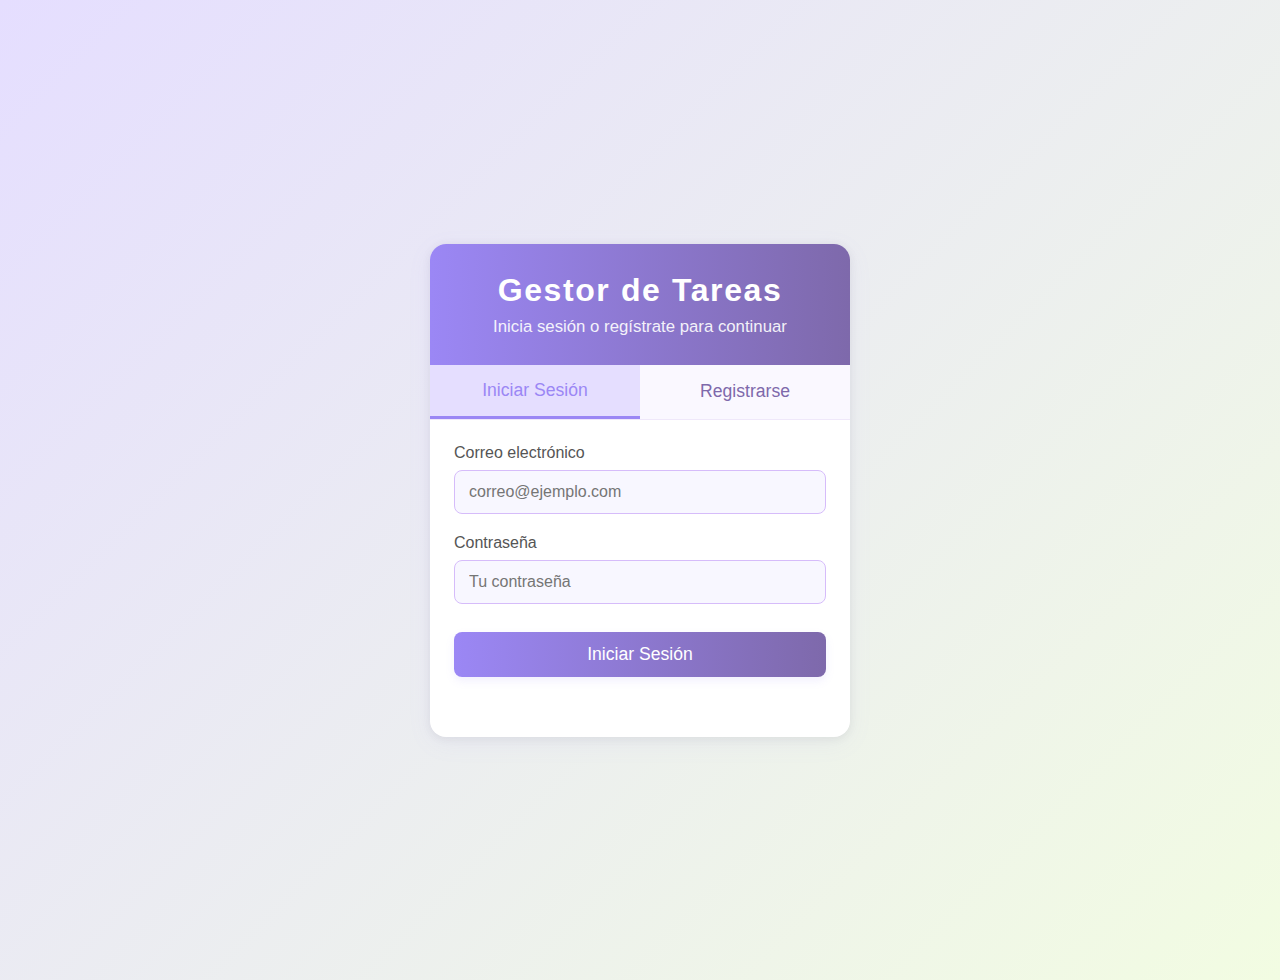
<file: index.html>
<!DOCTYPE html>
<html lang="es">
<head>
    <meta charset="UTF-8">
    <meta name="viewport" content="width=device-width, initial-scale=1.0">
    <title>Gestor de Tareas Marlon - Acceso</title>
    <link rel="stylesheet" href="auth-style.css">
</head>
<body>
    <div class="contenedor-autenticacion">
        <div class="tarjeta-autenticacion">
            <div class="cabecera-autenticacion">
                <h1>Gestor de Tareas</h1>
                <p>Inicia sesión o regístrate para continuar</p>
            </div>
            
            <div class="pestanas-autenticacion">
                <button class="pestana-autenticacion activa" id="pestana-iniciosesion" type="button">Iniciar Sesión</button>
                <button class="pestana-autenticacion" id="pestana-registro" type="button">Registrarse</button>
            </div>
            
            <form id="formulario-iniciosesion" class="formulario-autenticacion">
                <div class="grupo-formulario">
                    <label for="iniciosesion-correo">Correo electrónico</label>
                    <input type="email" id="iniciosesion-correo" placeholder="correo@ejemplo.com" required>
                </div>
                <div class="grupo-formulario">
                    <label for="iniciosesion-contrasena">Contraseña</label>
                    <input type="password" id="iniciosesion-contrasena" placeholder="Tu contraseña" required>
                </div>
                <div class="accion-formulario">
                    <button type="submit" class="boton-autenticacion">Iniciar Sesión</button>
                </div>
                <div class="mensaje-autenticacion" id="mensaje-iniciosesion"></div>
            </form>
            
            <form id="formulario-registro" class="formulario-autenticacion" style="display:none">
                <div class="grupo-formulario">
                    <label for="registro-nombre">Nombre completo</label>
                    <input type="text" id="registro-nombre" placeholder="Tu nombre" required>
                </div>
                <div class="grupo-formulario">
                    <label for="registro-correo">Correo electrónico</label>
                    <input type="email" id="registro-correo" placeholder="correo@ejemplo.com" required>
                </div>
                <div class="grupo-formulario">
                    <label for="registro-contrasena">Contraseña</label>
                    <input type="password" id="registro-contrasena" placeholder="Crea una contraseña" required>
                </div>
                <div class="grupo-formulario">
                    <label for="registro-confirmar-contrasena">Confirmar contraseña</label>
                    <input type="password" id="registro-confirmar-contrasena" placeholder="Repite la contraseña" required>
                </div>
                <div class="accion-formulario">
                    <button type="submit" class="boton-autenticacion">Registrarse</button>
                </div>
                <div class="mensaje-autenticacion" id="mensaje-registro"></div>
            </form>
        </div>
    </div>
    <script src="auth.js"></script>
</body>
</html>
</file>
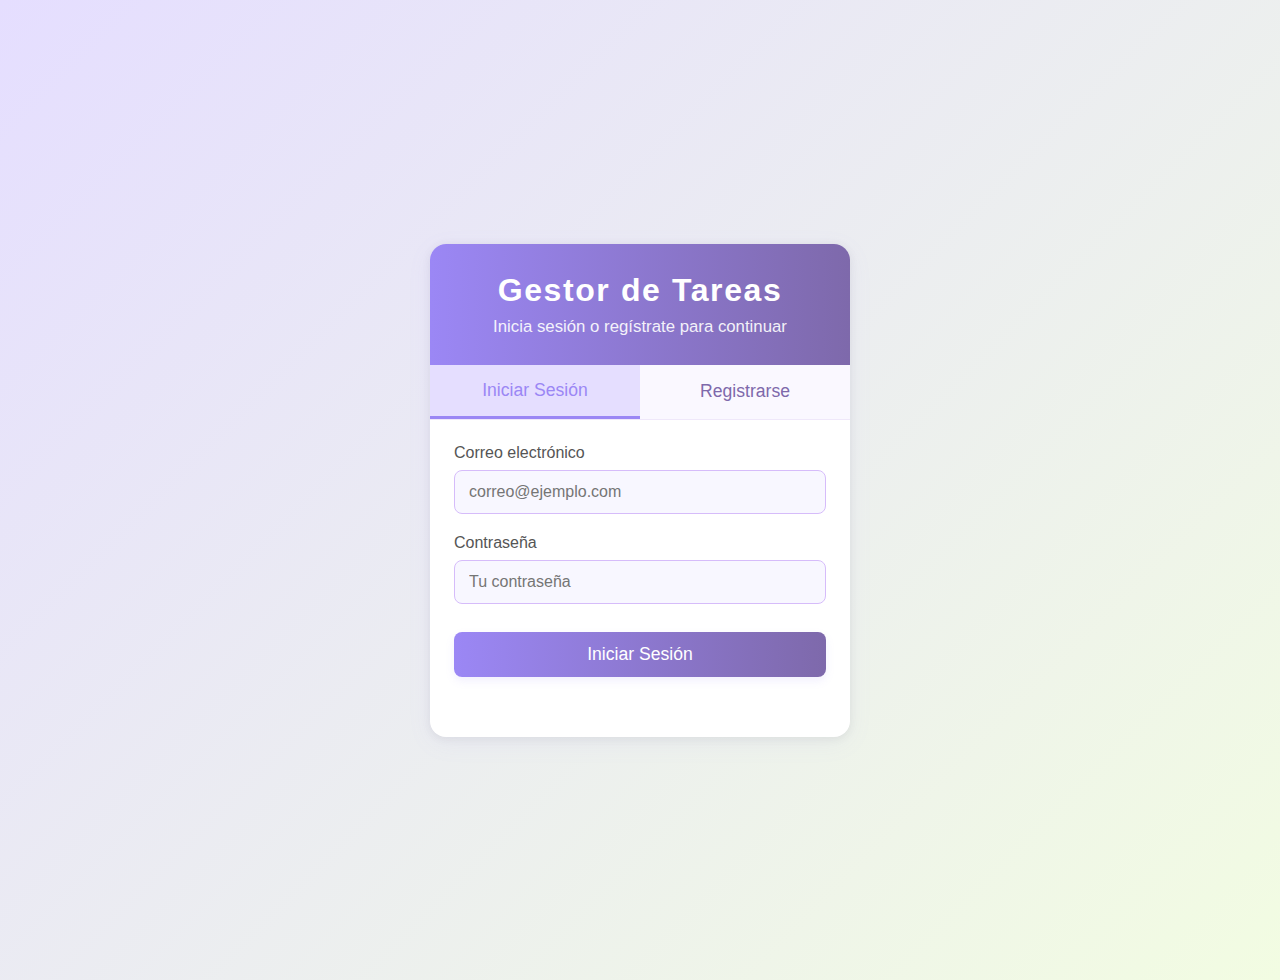
<file: static/index.html>
<!DOCTYPE html>
<html lang="es">
<head>
    <meta charset="UTF-8">
    <meta name="viewport" content="width=device-width, initial-scale=1.0">
    <title>Gestor de Tareas Marlon - Acceso</title>
    <link rel="stylesheet" href="/static/auth-style.css">
</head>
<body>
    <div class="contenedor-autenticacion">
        <div class="tarjeta-autenticacion">
            <div class="cabecera-autenticacion">
                <h1>Gestor de Tareas</h1>
                <p>Inicia sesión o regístrate para continuar</p>
            </div>
            
            <div class="pestanas-autenticacion">
                <button class="pestana-autenticacion activa" id="pestana-iniciosesion" type="button">Iniciar Sesión</button>
                <button class="pestana-autenticacion" id="pestana-registro" type="button">Registrarse</button>
            </div>
            
            <form id="formulario-iniciosesion" class="formulario-autenticacion">
                <div class="grupo-formulario">
                    <label for="iniciosesion-correo">Correo electrónico</label>
                    <input type="email" id="iniciosesion-correo" placeholder="correo@ejemplo.com" required>
                </div>
                <div class="grupo-formulario">
                    <label for="iniciosesion-contrasena">Contraseña</label>
                    <input type="password" id="iniciosesion-contrasena" placeholder="Tu contraseña" required>
                </div>
                <div class="accion-formulario">
                    <button type="submit" class="boton-autenticacion">Iniciar Sesión</button>
                </div>
                <div class="mensaje-autenticacion" id="mensaje-iniciosesion"></div>
            </form>
            
            <form id="formulario-registro" class="formulario-autenticacion" style="display:none">
                <div class="grupo-formulario">
                    <label for="registro-nombre">Nombre completo</label>
                    <input type="text" id="registro-nombre" placeholder="Tu nombre" required>
                </div>
                <div class="grupo-formulario">
                    <label for="registro-correo">Correo electrónico</label>
                    <input type="email" id="registro-correo" placeholder="correo@ejemplo.com" required>
                </div>
                <div class="grupo-formulario">
                    <label for="registro-contrasena">Contraseña</label>
                    <input type="password" id="registro-contrasena" placeholder="Crea una contraseña" required>
                </div>
                <div class="grupo-formulario">
                    <label for="registro-confirmar-contrasena">Confirmar contraseña</label>
                    <input type="password" id="registro-confirmar-contrasena" placeholder="Repite la contraseña" required>
                </div>
                <div class="accion-formulario">
                    <button type="submit" class="boton-autenticacion">Registrarse</button>
                </div>
                <div class="mensaje-autenticacion" id="mensaje-registro"></div>
            </form>
        </div>
    </div>
    <script src="/static/auth.js"></script>
</body>
</html>
</file>
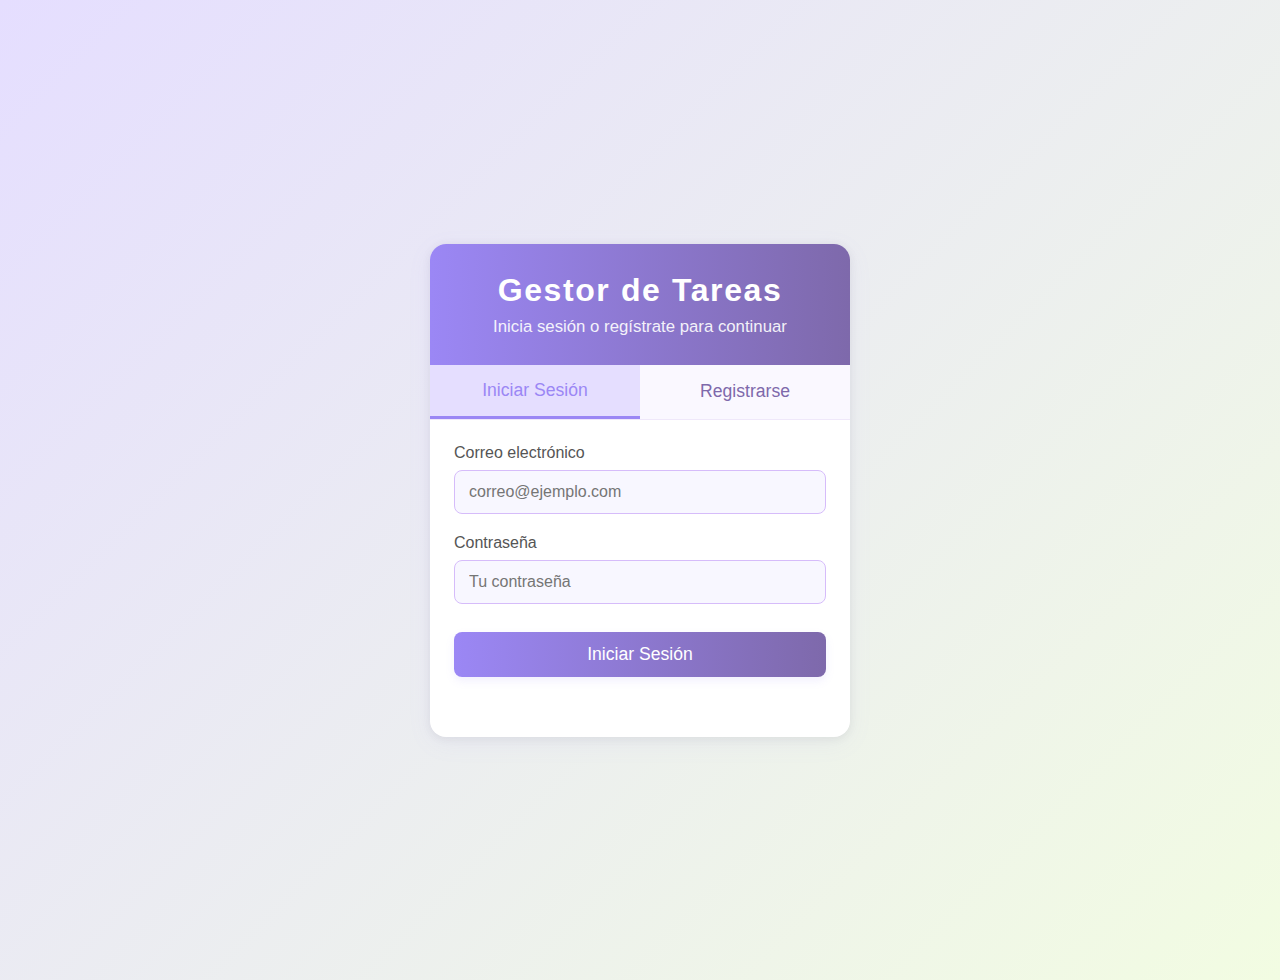
<file: app.html>
<!DOCTYPE html>
<html lang="es">
<head>
    <meta charset="UTF-8">
    <meta name="viewport" content="width=device-width, initial-scale=1.0">
    <title>Gestor de Tareas Marlon</title>
    <link rel="stylesheet" href="style.css">
</head>
<body>
    <div class="contenedor-tareas">
        <div class="encabezado-tareas">
            <h1>Gestor de Tareas</h1>
            <div class="user-info">
                <span id="userName">Usuario</span>
                <button id="btnLogout" class="logout-btn">Cerrar sesión</button>
            </div>
        </div>
        <div class="pestañas-tareas">
            <button class="pestaña-tarea activa" id="tab-pendientes" type="button">Pendientes</button>
            <button class="pestaña-tarea" id="tab-completadas" type="button">Completadas</button>
        </div>
        <form class="entrada-tarea" id="formularioTarea" autocomplete="off">
            <input type="text" id="entradaTarea" placeholder="Añade una nueva tarea..." required>
            <input type="date" id="entradaFecha" required>
            <input type="time" id="entradaHora" required>
            <button type="submit" title="Añadir tarea">+</button>
        </form>

        <ul class="lista-tareas" id="listaTareas">
        </ul>

        <div class="categorias-tareas">
            <div class="categoria">
                <strong id="totalTareas">0</strong>
                <p>Total Tareas</p>
            </div>
            <div class="categoria">
                <strong id="tareasCompletadas">0</strong>
                <p>Completadas</p>
            </div>
            <div class="categoria">
                <strong id="tareasPendientes">0</strong>
                <p>Pendientes</p>
            </div>
        </div>
    </div>
    <script src="app.js"></script>
</body>
</html>
</file>
<file: auth-style.css>
body {
    font-family: 'Segoe UI', Arial, sans-serif;
    background: linear-gradient(135deg, #e5deff 0%, #f2fce2 100%);
    margin: 0;
    padding: 40px;
    min-height: 100vh;
    display: flex;
    justify-content: center;
    align-items: center;
}

.contenedor-autenticacion {
    width: 100%;
    max-width: 420px;
}

.tarjeta-autenticacion {
    background: #fff;
    border-radius: 16px;
    box-shadow: 0 6px 24px rgba(155,135,245,0.08), 0 1.5px 8px rgba(64,62,67,.08);
    overflow: hidden;
}

.cabecera-autenticacion {
    background: linear-gradient(90deg, #9b87f5 0%, #7E69AB 100%);
    color: #fff;
    padding: 28px 0;
    text-align: center;
    box-shadow: 0 2px 16px #9b87f52b;
}

.cabecera-autenticacion h1 {
    margin: 0 0 8px 0;
    font-size: 2rem;
    letter-spacing: 0.05em;
}

.cabecera-autenticacion p {
    margin: 0;
    opacity: 0.9;
    font-size: 1.05rem;
}

.pestanas-autenticacion {
    display: flex;
    border-bottom: 1px solid #efe8fa;
    background: #faf8ff;
}

.pestana-autenticacion {
    flex: 1;
    padding: 15px 12px;
    text-align: center;
    cursor: pointer;
    color: #7E69AB;
    font-weight: 500;
    font-size: 1.1rem;
    border: none;
    background: none;
    transition: background 0.2s, color 0.2s;
}

.pestana-autenticacion.activa {
    background: #e5deff;
    color: #9b87f5;
    border-bottom: 3px solid #9b87f5;
}

.formulario-autenticacion {
    padding: 24px;
}

.grupo-formulario {
    margin-bottom: 20px;
}

.grupo-formulario label {
    display: block;
    margin-bottom: 8px;
    color: #555;
    font-weight: 500;
}

.grupo-formulario input {
    width: 100%;
    padding: 12px 14px;
    border: 1.5px solid #d6bcfa;
    border-radius: 8px;
    background: #f8f7ff;
    font-size: 1rem;
    outline: none;
    transition: border-color 0.2s;
    box-sizing: border-box;
}

.grupo-formulario input:focus {
    border-color: #9b87f5;
    box-shadow: 0 0 0 2px rgba(155,135,245,.2);
}

.accion-formulario {
    margin-top: 28px;
}

.boton-autenticacion {
    background: linear-gradient(90deg, #9b87f5 0%, #7E69AB 100%);
    border: none;
    color: #fff;
    font-size: 1.1rem;
    padding: 12px;
    border-radius: 8px;
    cursor: pointer;
    width: 100%;
    box-shadow: 0 4px 8px #9b87f520;
    transition: background 0.18s, box-shadow 0.18s;
}

.boton-autenticacion:hover {
    background: #8B5CF6;
    box-shadow: 0 0 12px #7e69ab44;
}

.mensaje-autenticacion {
    margin-top: 16px;
    padding: 10px;
    border-radius: 6px;
    font-size: 0.95rem;
    text-align: center;
}

.mensaje-autenticacion.error {
    background-color: #fee2e2;
    color: #ef4444;
}

.mensaje-autenticacion.exito {
    background-color: #dcfce7;
    color: #16a34a;
}
</file>
<file: static/auth-style.css>
body {
    font-family: 'Segoe UI', Arial, sans-serif;
    background: linear-gradient(135deg, #e5deff 0%, #f2fce2 100%);
    margin: 0;
    padding: 40px;
    min-height: 100vh;
    display: flex;
    justify-content: center;
    align-items: center;
}

.contenedor-autenticacion {
    width: 100%;
    max-width: 420px;
}

.tarjeta-autenticacion {
    background: #fff;
    border-radius: 16px;
    box-shadow: 0 6px 24px rgba(155,135,245,0.08), 0 1.5px 8px rgba(64,62,67,.08);
    overflow: hidden;
}

.cabecera-autenticacion {
    background: linear-gradient(90deg, #9b87f5 0%, #7E69AB 100%);
    color: #fff;
    padding: 28px 0;
    text-align: center;
    box-shadow: 0 2px 16px #9b87f52b;
}

.cabecera-autenticacion h1 {
    margin: 0 0 8px 0;
    font-size: 2rem;
    letter-spacing: 0.05em;
}

.cabecera-autenticacion p {
    margin: 0;
    opacity: 0.9;
    font-size: 1.05rem;
}

.pestanas-autenticacion {
    display: flex;
    border-bottom: 1px solid #efe8fa;
    background: #faf8ff;
}

.pestana-autenticacion {
    flex: 1;
    padding: 15px 12px;
    text-align: center;
    cursor: pointer;
    color: #7E69AB;
    font-weight: 500;
    font-size: 1.1rem;
    border: none;
    background: none;
    transition: background 0.2s, color 0.2s;
}

.pestana-autenticacion.activa {
    background: #e5deff;
    color: #9b87f5;
    border-bottom: 3px solid #9b87f5;
}

.formulario-autenticacion {
    padding: 24px;
}

.grupo-formulario {
    margin-bottom: 20px;
}

.grupo-formulario label {
    display: block;
    margin-bottom: 8px;
    color: #555;
    font-weight: 500;
}

.grupo-formulario input {
    width: 100%;
    padding: 12px 14px;
    border: 1.5px solid #d6bcfa;
    border-radius: 8px;
    background: #f8f7ff;
    font-size: 1rem;
    outline: none;
    transition: border-color 0.2s;
    box-sizing: border-box;
}

.grupo-formulario input:focus {
    border-color: #9b87f5;
    box-shadow: 0 0 0 2px rgba(155,135,245,.2);
}

.accion-formulario {
    margin-top: 28px;
}

.boton-autenticacion {
    background: linear-gradient(90deg, #9b87f5 0%, #7E69AB 100%);
    border: none;
    color: #fff;
    font-size: 1.1rem;
    padding: 12px;
    border-radius: 8px;
    cursor: pointer;
    width: 100%;
    box-shadow: 0 4px 8px #9b87f520;
    transition: background 0.18s, box-shadow 0.18s;
}

.boton-autenticacion:hover {
    background: #8B5CF6;
    box-shadow: 0 0 12px #7e69ab44;
}

.mensaje-autenticacion {
    margin-top: 16px;
    padding: 10px;
    border-radius: 6px;
    font-size: 0.95rem;
    text-align: center;
}

.mensaje-autenticacion.error {
    background-color: #fee2e2;
    color: #ef4444;
}

.mensaje-autenticacion.exito {
    background-color: #dcfce7;
    color: #16a34a;
}
</file>
<file: style.css>
body {
    font-family: 'Segoe UI', Arial, sans-serif;
    background: linear-gradient(135deg, #e5deff 0%, #f2fce2 100%);
    margin: 0;
    padding: 40px;
    min-height: 100vh;
    display: flex;
    justify-content: center;
    align-items: flex-start;
}
.contenedor-tareas {
    background: #fff;
    width: 100%;
    max-width: 465px;
    border-radius: 16px;
    box-shadow: 0 6px 24px rgba(155,135,245,0.08), 0 1.5px 8px rgba(64,62,67,.08);
    overflow: hidden;
}
.encabezado-tareas {
    background: linear-gradient(90deg, #9b87f5 0%, #7E69AB 100%);
    color: #fff;
    padding: 22px 18px 18px 18px;
    text-align: center;
    box-shadow: 0 2px 16px #9b87f52b;
    position: relative;
}
.encabezado-tareas h1 {
    margin: 0;
    font-size: 2rem;
    letter-spacing: 0.05em;
}
.user-info {
    display: flex;
    justify-content: center;
    align-items: center;
    margin-top: 10px;
    font-size: 0.95rem;
    gap: 15px;
}
.logout-btn {
    background: rgba(255, 255, 255, 0.2);
    border: 1px solid rgba(255, 255, 255, 0.3);
    color: white;
    padding: 4px 10px;
    border-radius: 4px;
    cursor: pointer;
    font-size: 0.85rem;
    transition: background 0.2s;
}
.logout-btn:hover {
    background: rgba(255, 255, 255, 0.3);
}
.pestañas-tareas {
    display: flex;
    border-bottom: 1px solid #efe8fa;
    background: #faf8ff;
}
.pestaña-tarea {
    flex: 1;
    padding: 12px;
    text-align: center;
    cursor: pointer;
    color: #7E69AB;
    font-weight: 500;
    font-size: 1.08rem;
    border: none;
    background: none;
    transition: background 0.2s, color 0.2s;
}
.pestaña-tarea.activa {
    background: #e5deff;
    color: #9b87f5;
    border-bottom: 3px solid #9b87f5;
}
.entrada-tarea {
    display: flex;
    flex-wrap: wrap;
    gap: 10px;
    background: #f9f9fa;
    padding: 16px 18px;
    border-bottom: 1px solid #eee;
}
.entrada-tarea input[type="text"] {
    flex: 2;
    min-width: 200px;
    padding: 10px 14px;
    border: 1.5px solid #d6bcfa;
    border-radius: 6px;
    background: #f8f7ff;
    font-size: 1rem;
    outline: none;
    transition: border-color 0.2s;
}
.entrada-tarea input[type="date"],
.entrada-tarea input[type="time"] {
    flex: 1;
    min-width: 120px;
    padding: 10px 8px;
    border: 1.5px solid #e5deff;
    border-radius: 6px;
    background: #f4f4fb;
    font-size: .99rem;
    color: #674db2;
    outline: none;
}
.entrada-tarea button {
    background: linear-gradient(90deg,#9b87f5 50%,#7E69AB 100%);
    border: none;
    color: #fff;
    font-size: 1.17rem;
    padding: 0 16px;
    border-radius: 6px;
    cursor: pointer;
    box-shadow: 0 4px 8px #9b87f520;
    transition: background .18s, box-shadow .18s;
}
.entrada-tarea button:hover {
    background: #8B5CF6;
    box-shadow: 0 0 12px #7e69ab44;
}
.lista-tareas {
    list-style: none;
    margin: 0;
    padding: 0;
    background: #fff;
}
.item-tarea {
    display: flex;
    align-items: center;
    gap: 12px;
    padding: 15px 18px;
    font-size: 1rem;
    border-bottom: 1px solid #f3f1fb;
    transition: background 0.17s;
    min-height: 56px;
}
.item-tarea:last-child {
    border-bottom: none;
}
.item-tarea.completada span,
.item-tarea.completada small {
    text-decoration: line-through;
    color: #c4b7e3;
}
.item-tarea input[type="checkbox"] {
    accent-color: #9b87f5;
    width: 1.1em;
    height: 1.1em;
    cursor: pointer;
}
.item-tarea .info-tarea {
    flex: 1;
    display: flex;
    flex-direction: column;
}
.item-tarea .fecha-tarea {
    font-size: .89em;
    color: #8a898c;
    margin-top: 2px;
}
.boton-eliminar {
    background: #ea384c;
    color: white;
    border: none;
    padding: 7px 12px;
    border-radius: 6px;
    cursor: pointer;
    font-size: .95em;
    margin-left: 14px;
    transition: background .15s;
}
.boton-eliminar:hover {
    background: #c53030;
}
.categorias-tareas {
    display: flex;
    justify-content: space-between;
    gap: 8px;
    padding: 14px 18px 12px 18px;
    background: #faf8ff;
    border-top: 1px solid #eee;
}
.categoria {
    background: #e5deff;
    padding: 12px 0;
    min-width: 88px;
    border-radius: 8px;
    text-align: center;
    box-shadow: 0 1.5px 7px #8e919650;
    font-size: .97rem;
}
.categoria strong {
    display: block;
    font-size: 1.3rem;
    color: #7E69AB;
    margin-bottom: 2px;
}
</file>
